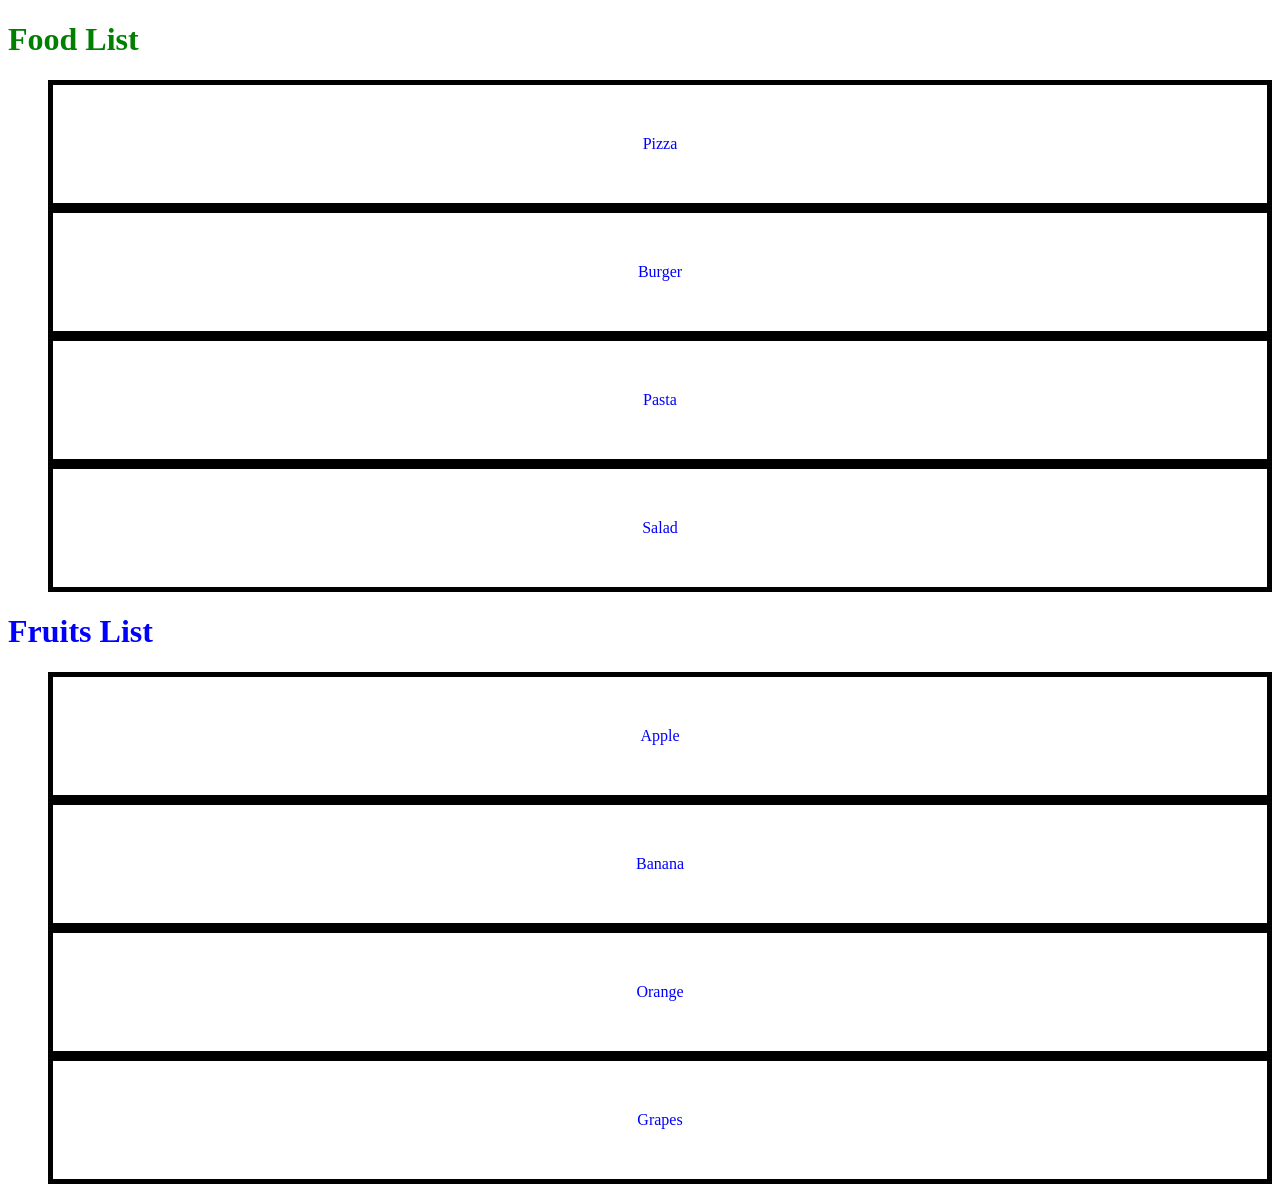
<file: Dom_manipulation/index.html>
<!DOCTYPE html>
<html lang="en">
<head>
    <meta charset="UTF-8">
    <meta name="viewport" content="width=device-width, initial-scale=1.0">
    <title>Document</title>
    <link rel="stylesheet" href="./style/styles.css">
    <style>
        h1{
            color: red;
        }
        #fooditem{
            color: green;
        }
        #fruititem{
            color: blue;
        }   
    </style>
</head>
<body>
    <h1 id="fooditem">Food List</h1>
    <ul id="fooditem">
        <li class="food">Pizza</li>
        <li>Burger</li>
        <li class="food">Pasta</li>
        <li>Salad</li>
    </ul>
    <h1 id="fruititem">Fruits List</h1>
    <ul >
        <li class="food">Apple</li>
        <li>Banana</li>
        <li>Orange</li>
        <li class="food">Grapes</li>
    </ul>
    <script>
        const foodList = document.getElementById("fooditem");
        console.log(foodList.innerText);
        const foods = document.getElementsByClassName("food");
        for(const food of foods){
            console.log(food.innerText);
        } 
        
    </script>


    <script src="./script/script.js"></script>
</body>
</html>
</file>
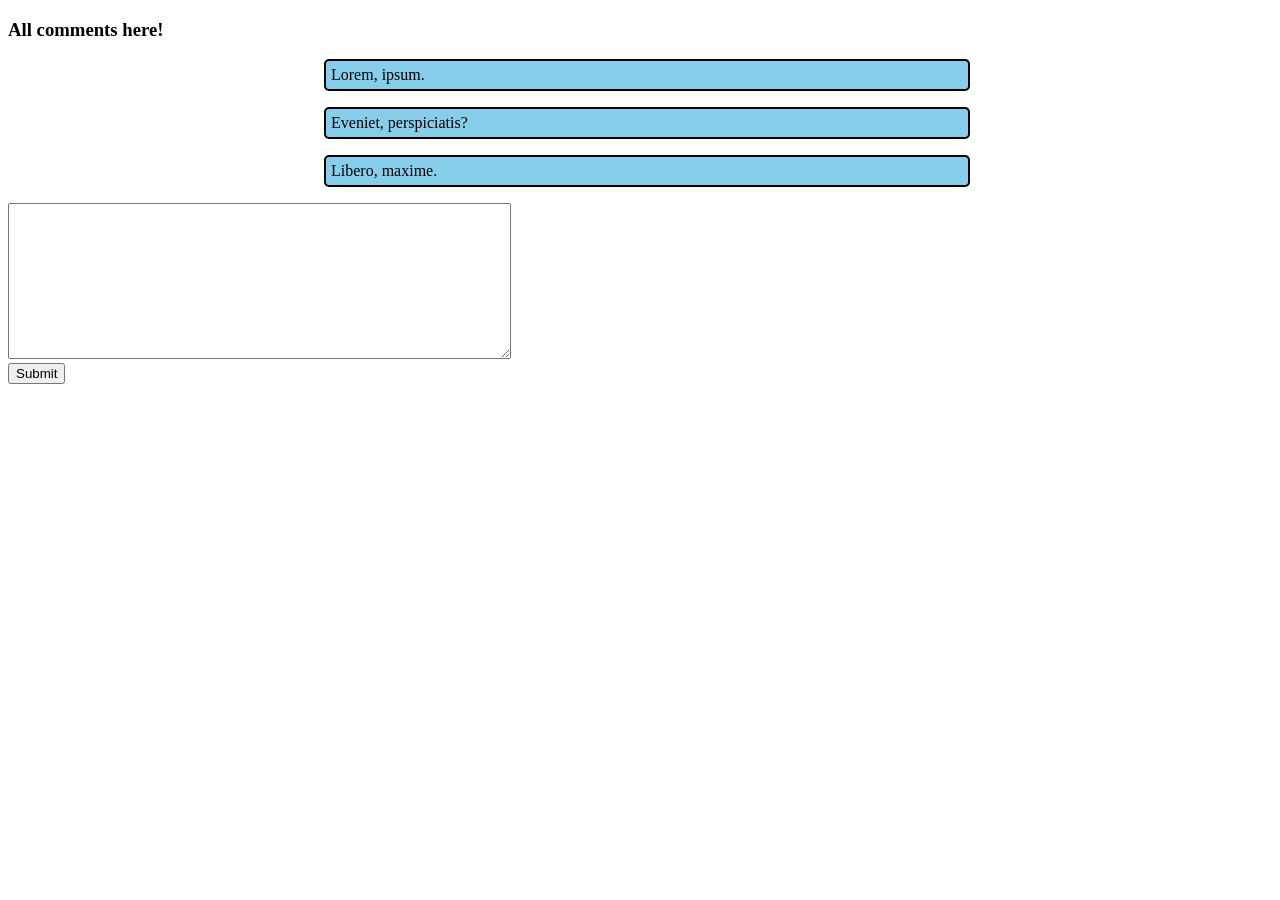
<file: DOM_events/comments.html>
<!DOCTYPE html>
<html lang="en">
<head>
    <meta charset="UTF-8">
    <meta name="viewport" content="width=device-width, initial-scale=1.0">
    <title>Document</title>
</head>
<style>
    .cmnt{
        padding: 5px;
        margin-left: 25%;
        border: 2px solid black;
        background: skyblue;
        border-radius: 5px;
        width: 50%;
       
    
    }
    form
    {
        justify-content: center;
    }
</style>
<body>
    <h3>All comments here!</h3>
    <div id="comment-box">
        <p class="cmnt">Lorem, ipsum.</p>
    <p class="cmnt">Eveniet, perspiciatis?</p>
    <p class="cmnt">Libero, maxime.</p>
    </div>
    
    
    <form>
        <textarea id="input-text" cols="60" rows="10"></textarea><br>
        <button id="submit">Submit</button>
    </form>
    <script>
        //step 1 : set an event handler 
        document.getElementById("submit").addEventListener("click",function(){

            //step 2 : get the comment written in text area
            const comment = document.getElementById("input-text");
            const newComment = comment.value;
            console.log(newComment);

            //step 3 : get the parentNode where to publish

            const newCommentBox = document.getElementById("comment-box");
           // console.log("added")

           const commentElement = document.createElement('p');
           commentElement.classList.add('cmnt')
           commentElement.innerText = newComment

           newCommentBox.appendChild(commentElement)


            
        })
    </script>
</body>
</html>
</file>
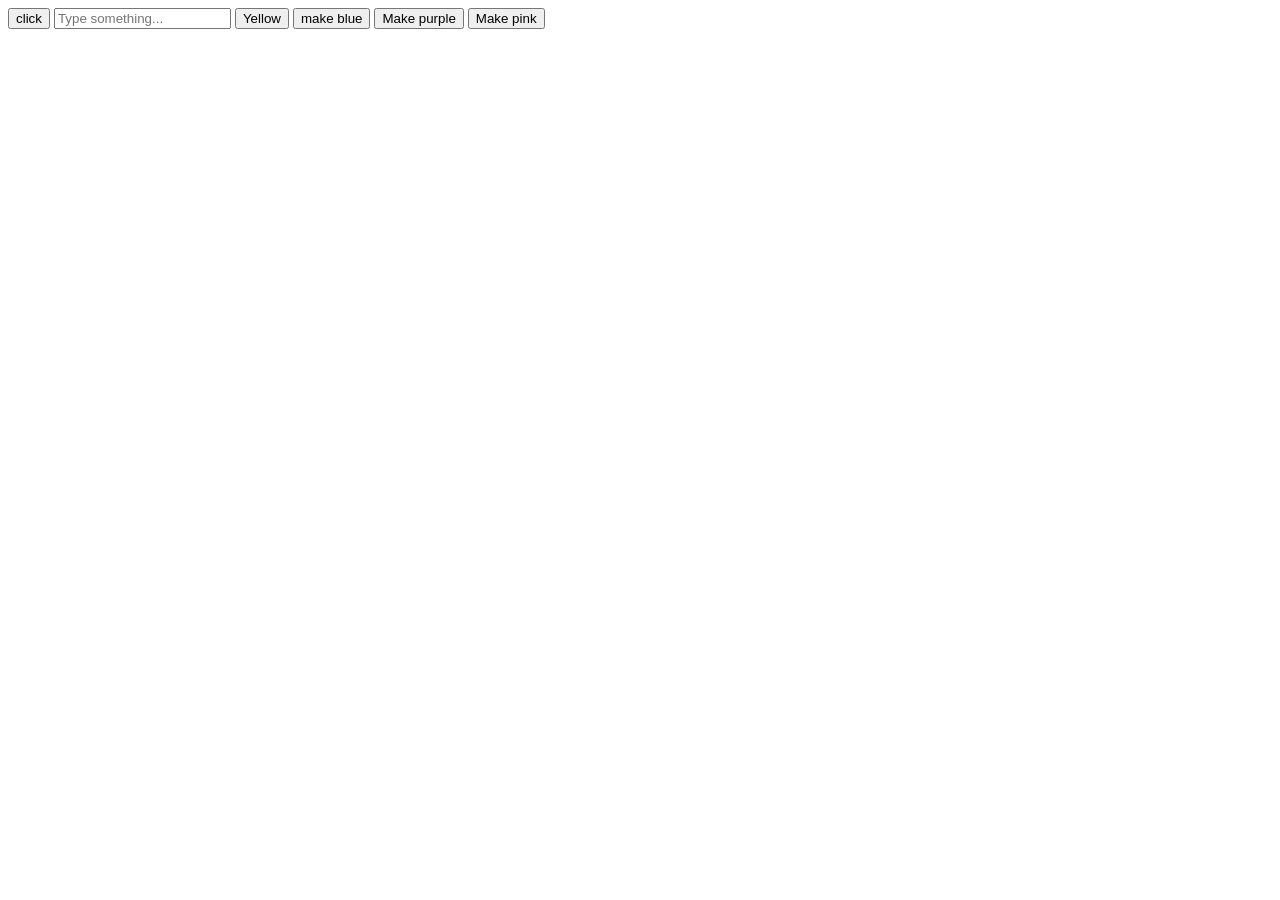
<file: DOM_events/events.html>
<!DOCTYPE html>
<html lang="en">
<head>
    <meta charset="UTF-8">
    <meta name="viewport" content="width=device-width, initial-scale=1.0">
    <title>Document</title>
</head>
<body>
    <button onclick="console.log('Button clicked!')">click</button>
    <input type="text" id="input-field" placeholder="Type something...">

    <button onclick="makeYellow()">Yellow </button>

    <!-- Option 2 -->
     <button id="btn-make-blue">make blue</button>
     <!-- Button 3 -->

     <button id="btn-make-purple">Make purple</button>

     <!--button 4 -->
        <button id="btn-make-pink">Make pink</button>   

    <script>
        function makeYellow(){
            document.body.style.backgroundColor = 'yellow';
        }
        const bluebutton = document.getElementById('btn-make-blue');
        console.log(bluebutton);
        bluebutton.onclick = function(){
            document.body.style.backgroundColor = 'blue';
        }

        const purplebtn = document.getElementById('btn-make-purple');
            purplebtn.onclick = makepurple;

        function makepurple()
        {
            document.body.style.animationDirection = 'alternate';
            document.body.style.animationDuration = '2s';
            document.body.style.backgroundColor = 'purple';
        }

        document.getElementById("btn-make-pink").addEventListener('click',function pink()
        {
            document.body.style.backgroundColor = 'pink';
        })
    </script>
    <script src="ev.js"></script>   
</body>
</html>
</file>
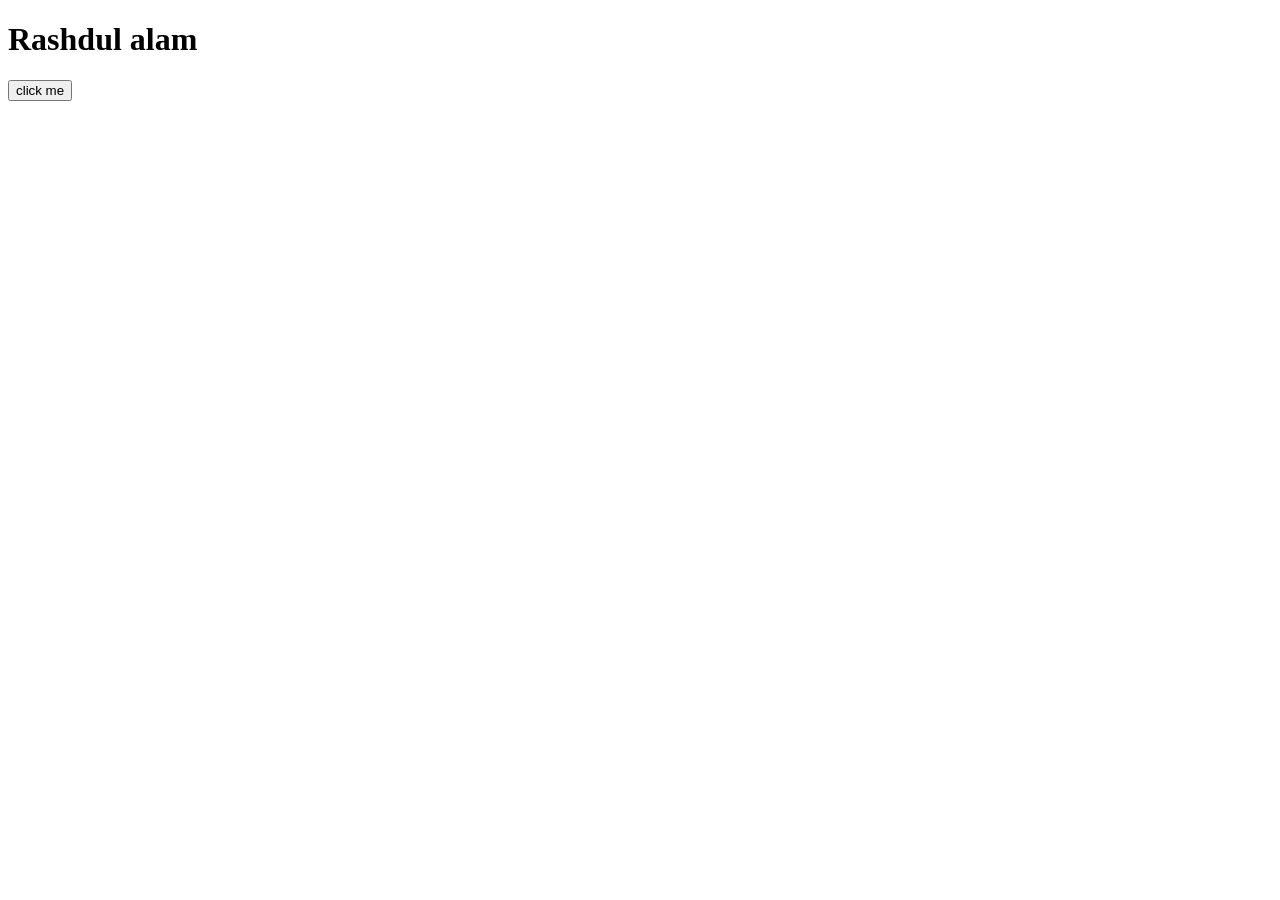
<file: DOM_events/events2.html>
<!DOCTYPE html>
<html lang="en">
<head>
    <meta charset="UTF-8">
    <meta name="viewport" content="width=device-width, initial-scale=1.0">
    <title>Document</title>
</head>
<body>
    <h1 id="title-text">Rashdul alam</h1>
    <button id="btn-click">click me </button>

    <script>
        document.getElementById("btn-click").addEventListener('click',function()
        {
            document.body.style.backgroundColor = 'red'
            const title = document.getElementById('title-text')
            title.innerText = "Hello world it is javascipt."
            console.log(title)
        })
    </script>
    <script src="ev.js"></script>
</body>
</html>
</file>
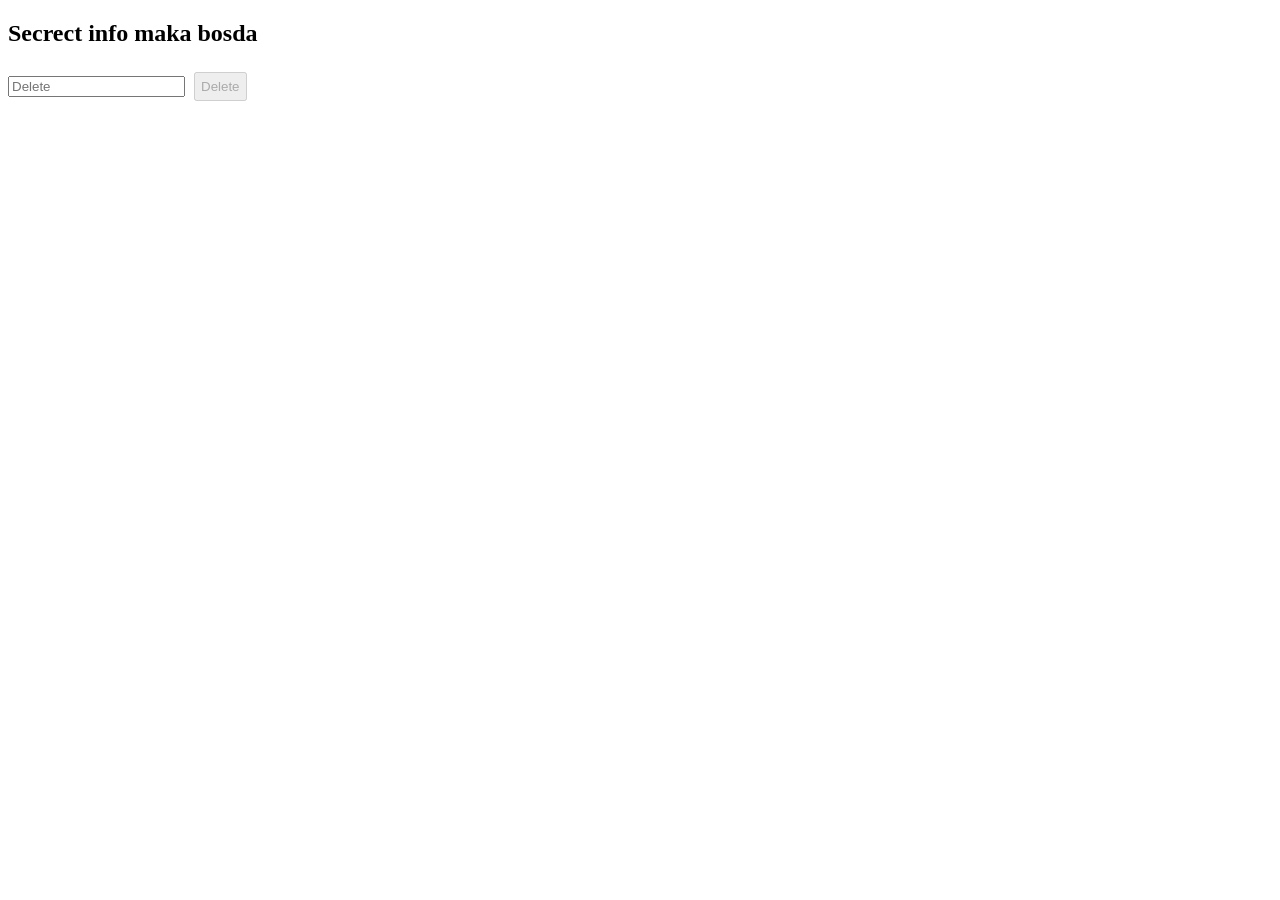
<file: DOM_events/practice.html>
<!DOCTYPE html>
<html lang="en">
<head>
    <meta charset="UTF-8">
    <meta name="viewport" content="width=device-width, initial-scale=1.0">
    <title>Document</title>
    <style>
        .box button{
            padding: 5px;
            margin: 5px;
        }
    </style>
</head>
<body>
    <section class="box">
     <!-- <button id="btn-mouse">Micky mouse </button><br>
    <button id="btn-mouse2">Micky mouse1 </button><br>
    <button id="">Micky mouse2 </button><br>
    <input type="text" id="btn-mouse3">
    <button id="">Micky mouse3 </button><br>
    <input type="text" placeholder="Email" id="btn-mouse4">
    <button id="btn-mouse5">Micky mouse4 </button><br> -->



    <h1 id="secret-info">Secrect info maka bosda</h1>
    <input type="text" placeholder="Delete" id="btn-mouse5" >
    <button id="btn-delete" disabled>Delete </button><br>

    </section>
    
    <script>
      /*  document.getElementById("btn-mouse").addEventListener("mouseenter", function(){
            console.log("Event triggerd!")
        })
        document.getElementById("btn-mouse2").addEventListener("mousemove", function(){
            console.log("Event triggerd2!")
        })
        document.getElementById("btn-mouse3").addEventListener("focus", function(){
            console.log("Useer about to write!")
        })
        document.getElementById("btn-mouse4").addEventListener("keyup", function(event){
            console.log("Useer about to write to email!",event.target.value)
        }) */

         document.getElementById("btn-mouse5").addEventListener("keyup", function(event){
            const text = event.target.value;
           const btnDlt =  document.getElementById("btn-delete")
            if(text === 'delete')
            {
                console.log("user type" , text)
                btnDlt.removeAttribute('disabled');
                const secret = document.getElementById("secret-info");
                secret.style.color = 'red'
                secret.innerText = "Deleted has been attemped";
            }
            else
            {
                btnDlt.setAttribute('disabled',true)
                const secret = document.getElementById("secret-info");
                secret.style.color = 'black'
                
            }
        })
        

    </script>
</body>
</html>
</file>
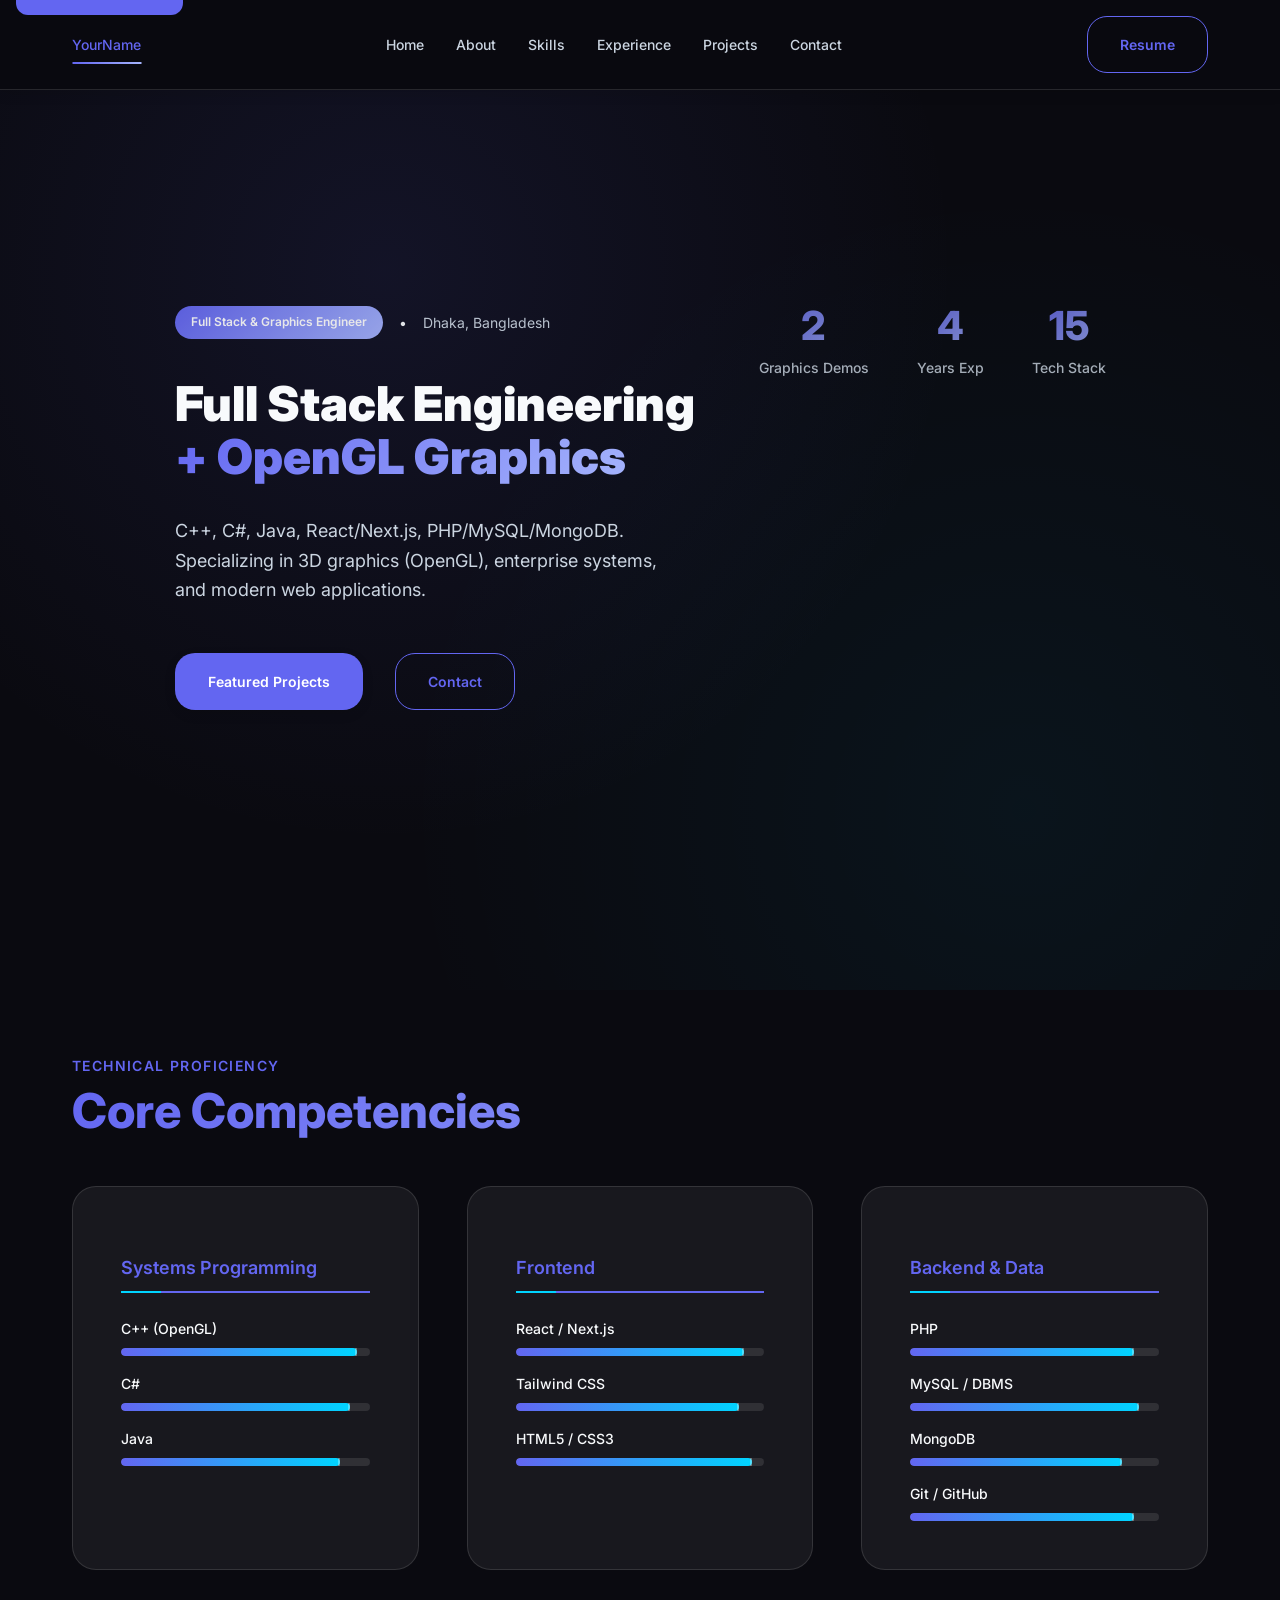
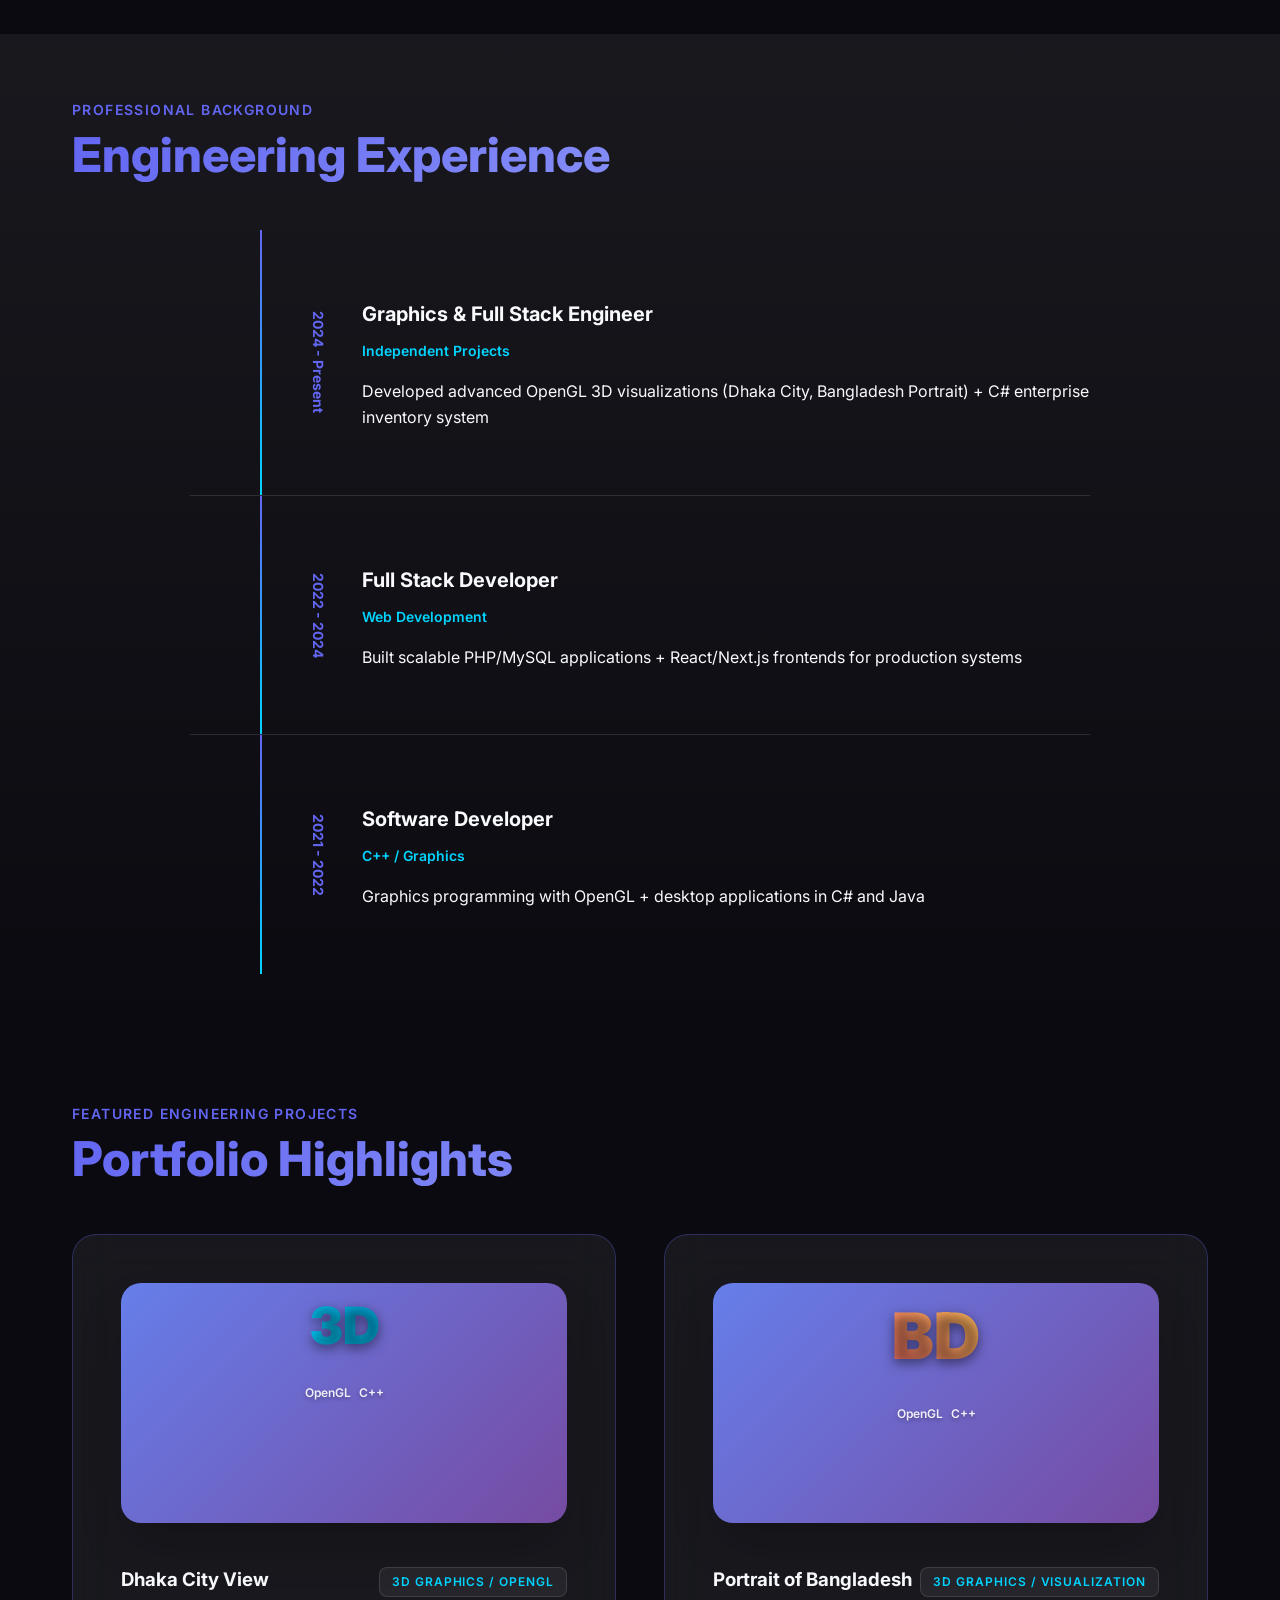
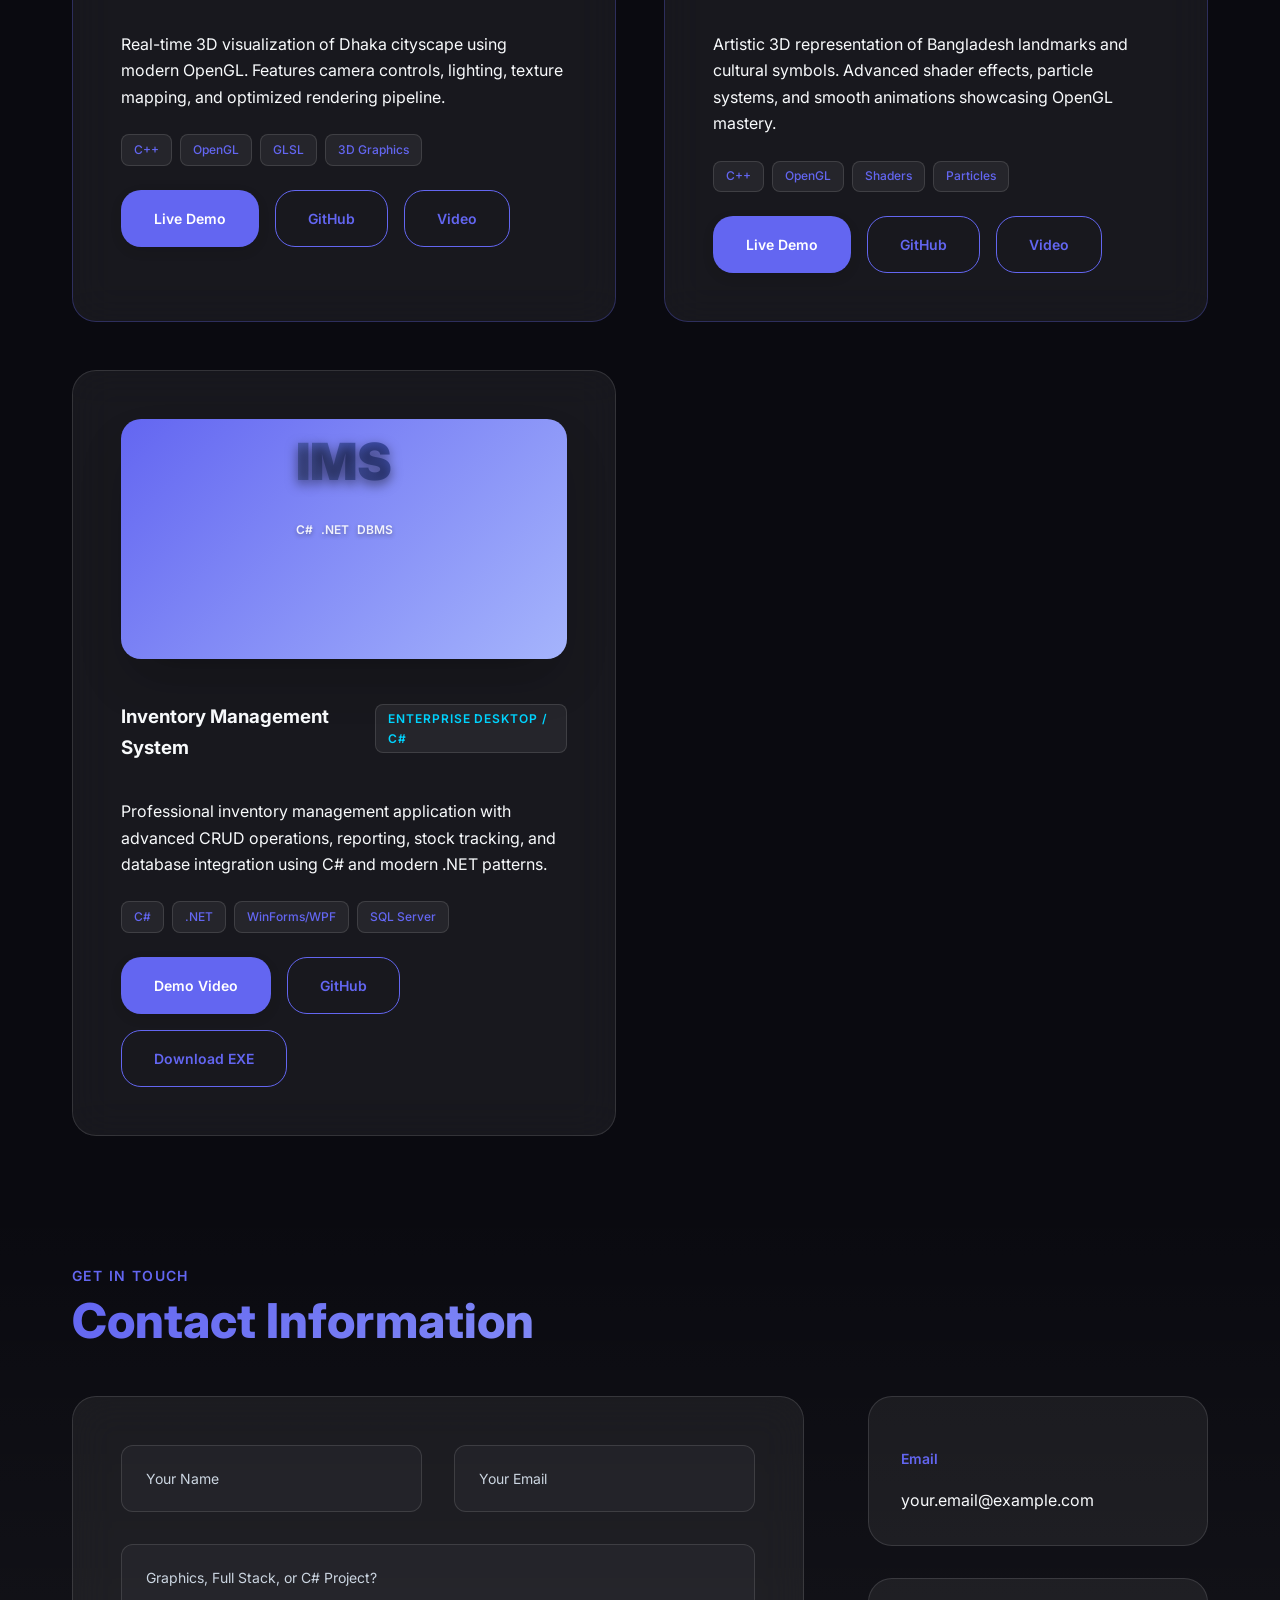
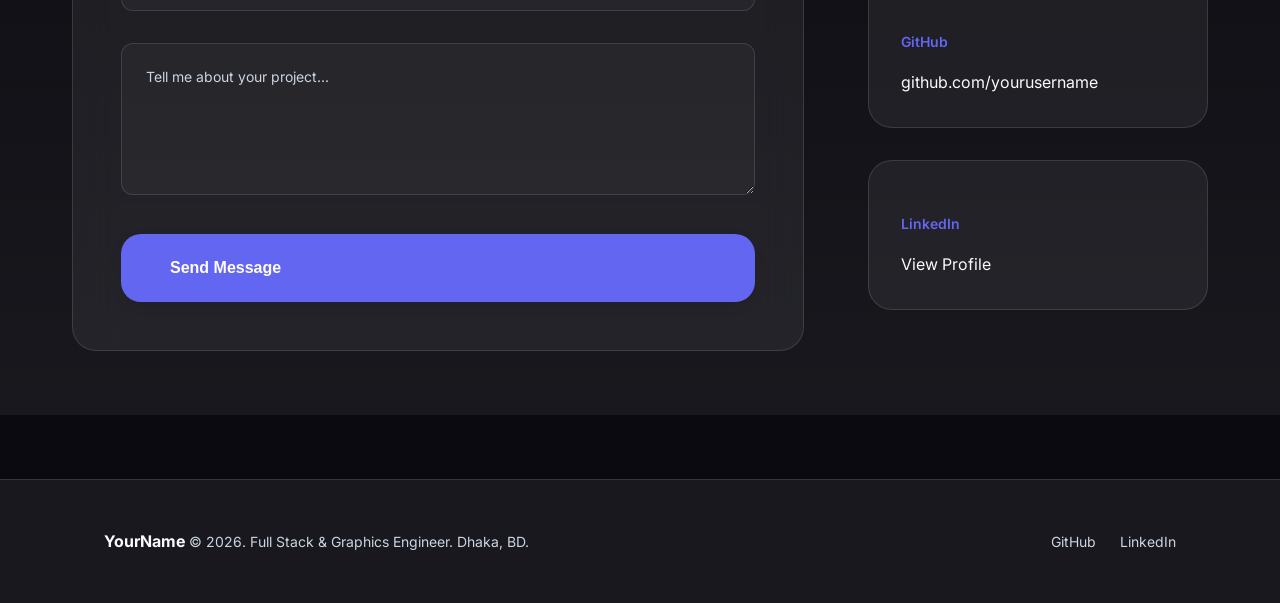
<file: Problem_solve/portfolio.html>
<!doctype html>
<html lang="en">
<head>
  <meta charset="utf-8">
  <meta name="viewport" content="width=device-width,initial-scale=1">
  <title>YourName — Full Stack & Graphics Engineer</title>
  <link rel="preconnect" href="https://fonts.googleapis.com">
  <link rel="preconnect" href="https://fonts.gstatic.com" crossorigin>
  <link href="https://fonts.googleapis.com/css2?family=Inter:wght@300;400;500;600;700;800;900&display=swap" rel="stylesheet">
  <link rel="stylesheet" href="style.css">
</head>
<body>
  <!-- Skip link for accessibility -->
  <a href="#main" class="skip-link">Skip to main content</a>

  <!-- Header -->
  <header class="header">
    <nav class="nav-container" aria-label="Primary navigation">
      <a href="#home" class="logo nav-link" aria-current="page">YourName</a>
      
      <ul class="nav-links" role="menubar">
        <li><a href="#home" class="nav-link">Home</a></li>
        <li><a href="#about" class="nav-link">About</a></li>
        <li><a href="#skills" class="nav-link">Skills</a></li>
        <li><a href="#experience" class="nav-link">Experience</a></li>
        <li><a href="#projects" class="nav-link">Projects</a></li>
        <li><a href="#contact" class="nav-link">Contact</a></li>
      </ul>
      
      <div class="header-actions">
        <a href="YourName-Resume.pdf" class="btn btn-outline" download>Resume</a>
      </div>
    </nav>
  </header>

  <main id="main">
    <!-- Hero - Updated for Graphics + Full Stack -->
    <section id="home" class="hero" role="banner">
      <div class="hero-grid">
        <div class="hero-content">
          <div class="hero-meta">
            <span class="meta-badge">Full Stack & Graphics Engineer</span>
            <span class="meta-dot">•</span>
            <span class="meta-location">Dhaka, Bangladesh</span>
          </div>
          
          <h1 class="hero-title">
            Full Stack Engineering<br>
            <span class="highlight">+ OpenGL Graphics</span>
          </h1>
          
          <p class="hero-subtitle">
            C++, C#, Java, React/Next.js, PHP/MySQL/MongoDB. 
            Specializing in 3D graphics (OpenGL), enterprise systems, and modern web applications.
          </p>
          
          <div class="hero-cta">
            <a href="#projects" class="btn btn-primary">Featured Projects</a>
            <a href="#contact" class="btn btn-secondary">Contact</a>
          </div>
        </div>
        
        <div class="hero-stats">
          <div class="stat-item">
            <div class="stat-number" data-count="3">0</div>
            <span class="stat-label">Graphics Demos</span>
          </div>
          <div class="stat-item">
            <div class="stat-number" data-count="5">0</div>
            <span class="stat-label">Years Exp</span>
          </div>
          <div class="stat-item">
            <div class="stat-number" data-count="15">0</div>
            <span class="stat-label">Tech Stack</span>
          </div>
        </div>
      </div>
    </section>

    <!-- Skills - YOUR EXACT SKILLSET -->
    <section id="about" class="section">
      <div class="container">
        <div class="section-header">
          <span class="section-kicker">Technical Proficiency</span>
          <h2 class="section-title">Core Competencies</h2>
        </div>
        
        <div class="skills-overview">
          <div class="skills-column">
            <h3 class="skills-group-title">Systems Programming</h3>
            <div class="skills-grid">
              <div class="skill proficiency-95">
                <span class="skill-name">C++ (OpenGL)</span>
                <div class="skill-bar">
                  <div class="skill-progress" style="--width: 95%"></div>
                </div>
              </div>
              <div class="skill proficiency-90">
                <span class="skill-name">C#</span>
                <div class="skill-bar">
                  <div class="skill-progress" style="--width: 92%"></div>
                </div>
              </div>
              <div class="skill proficiency-88">
                <span class="skill-name">Java</span>
                <div class="skill-bar">
                  <div class="skill-progress" style="--width: 88%"></div>
                </div>
              </div>
            </div>
          </div>
          
          <div class="skills-column">
            <h3 class="skills-group-title">Frontend</h3>
            <div class="skills-grid">
              <div class="skill proficiency-92">
                <span class="skill-name">React / Next.js</span>
                <div class="skill-bar">
                  <div class="skill-progress" style="--width: 92%"></div>
                </div>
              </div>
              <div class="skill proficiency-90">
                <span class="skill-name">Tailwind CSS</span>
                <div class="skill-bar">
                  <div class="skill-progress" style="--width: 90%"></div>
                </div>
              </div>
              <div class="skill proficiency-95">
                <span class="skill-name">HTML5 / CSS3</span>
                <div class="skill-bar">
                  <div class="skill-progress" style="--width: 95%"></div>
                </div>
              </div>
            </div>
          </div>
          
          <div class="skills-column">
            <h3 class="skills-group-title">Backend & Data</h3>
            <div class="skills-grid">
              <div class="skill proficiency-90">
                <span class="skill-name">PHP</span>
                <div class="skill-bar">
                  <div class="skill-progress" style="--width: 90%"></div>
                </div>
              </div>
              <div class="skill proficiency-92">
                <span class="skill-name">MySQL / DBMS</span>
                <div class="skill-bar">
                  <div class="skill-progress" style="--width: 92%"></div>
                </div>
              </div>
              <div class="skill proficiency-85">
                <span class="skill-name">MongoDB</span>
                <div class="skill-bar">
                  <div class="skill-progress" style="--width: 85%"></div>
                </div>
              </div>
              <div class="skill proficiency-90">
                <span class="skill-name">Git / GitHub</span>
                <div class="skill-bar">
                  <div class="skill-progress" style="--width: 90%"></div>
                </div>
              </div>
            </div>
          </div>
        </div>
      </div>
    </section>

    <!-- Experience -->
    <section id="experience" class="section experience-section">
      <div class="container">
        <div class="section-header">
          <span class="section-kicker">Professional Background</span>
          <h2 class="section-title">Engineering Experience</h2>
        </div>
        
        <div class="timeline">
          <div class="timeline-item">
            <div class="timeline-date">2024 - Present</div>
            <div class="timeline-content">
              <h3>Graphics & Full Stack Engineer</h3>
              <div class="timeline-role">Independent Projects</div>
              <p>Developed advanced OpenGL 3D visualizations (Dhaka City, Bangladesh Portrait) + C# enterprise inventory system</p>
            </div>
          </div>
          
          <div class="timeline-item">
            <div class="timeline-date">2022 - 2024</div>
            <div class="timeline-content">
              <h3>Full Stack Developer</h3>
              <div class="timeline-role">Web Development</div>
              <p>Built scalable PHP/MySQL applications + React/Next.js frontends for production systems</p>
            </div>
          </div>
          
          <div class="timeline-item">
            <div class="timeline-date">2021 - 2022</div>
            <div class="timeline-content">
              <h3>Software Developer</h3>
              <div class="timeline-role">C++ / Graphics</div>
              <p>Graphics programming with OpenGL + desktop applications in C# and Java</p>
            </div>
          </div>
        </div>
      </div>
    </section>

    <!-- YOUR PROJECTS - Featured Section -->
    <section id="projects" class="section">
      <div class="container">
        <div class="section-header">
          <span class="section-kicker">Featured Engineering Projects</span>
          <h2 class="section-title">Portfolio Highlights</h2>
        </div>
        
        <div class="projects-grid">
          <!-- DHAKA CITY VIEW WITH OPENGL -->
          <article class="project-card graphics-project">
            <div class="project-image-placeholder opengl">
              <div class="project-visual">
                <div class="opengl-mock">3D</div>
                <div class="tech-stack-visual">
                  <span>OpenGL</span><span>C++</span>
                </div>
              </div>
            </div>
            <div class="project-content">
              <div class="project-header">
                <h3>Dhaka City View</h3>
                <span class="project-type">3D Graphics / OpenGL</span>
              </div>
              <p>Real-time 3D visualization of Dhaka cityscape using modern OpenGL. Features camera controls, lighting, 
                texture mapping, and optimized rendering pipeline.</p>
              <div class="project-tech">
                <span>C++</span><span>OpenGL</span><span>GLSL</span><span>3D Graphics</span>
              </div>
              <div class="project-links">
                <a href="#" class="btn btn-primary" target="_blank" rel="noopener">Live Demo</a>
                <a href="#" class="btn btn-outline" target="_blank" rel="noopener">GitHub</a>
                <a href="#" class="btn btn-outline" target="_blank" rel="noopener">Video</a>
              </div>
            </div>
          </article>

          <!-- PORTRAIT OF BD WITH OPENGL -->
          <article class="project-card graphics-project">
            <div class="project-image-placeholder portrait">
              <div class="project-visual">
                <div class="opengl-mock portrait-mock">BD</div>
                <div class="tech-stack-visual">
                  <span>OpenGL</span><span>C++</span>
                </div>
              </div>
            </div>
            <div class="project-content">
              <div class="project-header">
                <h3>Portrait of Bangladesh</h3>
                <span class="project-type">3D Graphics / Visualization</span>
              </div>
              <p>Artistic 3D representation of Bangladesh landmarks and cultural symbols. Advanced shader effects, 
                particle systems, and smooth animations showcasing OpenGL mastery.</p>
              <div class="project-tech">
                <span>C++</span><span>OpenGL</span><span>Shaders</span><span>Particles</span>
              </div>
              <div class="project-links">
                <a href="#" class="btn btn-primary" target="_blank" rel="noopener">Live Demo</a>
                <a href="#" class="btn btn-outline" target="_blank" rel="noopener">GitHub</a>
                <a href="#" class="btn btn-outline" target="_blank" rel="noopener">Video</a>
              </div>
            </div>
          </article>

          <!-- INVENTORY MANAGEMENT SYSTEM C# -->
          <article class="project-card">
            <div class="project-image-placeholder csharp">
              <div class="project-visual">
                <div class="csharp-mock">IMS</div>
                <div class="tech-stack-visual">
                  <span>C#</span><span>.NET</span><span>DBMS</span>
                </div>
              </div>
            </div>
            <div class="project-content">
              <div class="project-header">
                <h3>Inventory Management System</h3>
                <span class="project-type">Enterprise Desktop / C#</span>
              </div>
              <p>Professional inventory management application with advanced CRUD operations, reporting, 
                stock tracking, and database integration using C# and modern .NET patterns.</p>
              <div class="project-tech">
                <span>C#</span><span>.NET</span><span>WinForms/WPF</span><span>SQL Server</span>
              </div>
              <div class="project-links">
                <a href="#" class="btn btn-primary" target="_blank" rel="noopener">Demo Video</a>
                <a href="#" class="btn btn-outline" target="_blank" rel="noopener">GitHub</a>
                <a href="#" class="btn btn-outline" download>Download EXE</a>
              </div>
            </div>
          </article>
        </div>
      </div>
    </section>

    <!-- Contact -->
    <section id="contact" class="section contact-section">
      <div class="container">
        <div class="section-header">
          <span class="section-kicker">Get In Touch</span>
          <h2 class="section-title">Contact Information</h2>
        </div>
        
        <div class="contact-wrapper">
          <div class="contact-form-wrapper">
            <form class="contact-form" novalidate>
              <div class="form-row">
                <div class="form-group">
                  <input type="text" name="name" placeholder="Your Name" required>
                </div>
                <div class="form-group">
                  <input type="email" name="email" placeholder="Your Email" required>
                </div>
              </div>
              <div class="form-group">
                <input type="text" name="subject" placeholder="Graphics, Full Stack, or C# Project?">
              </div>
              <div class="form-group">
                <textarea name="message" rows="6" placeholder="Tell me about your project..."></textarea>
              </div>
              <button type="submit" class="btn btn-primary btn-large">Send Message</button>
            </form>
          </div>
          
          <div class="contact-info">
            <div class="contact-item">
              <h4>Email</h4>
              <a href="mailto:your.email@example.com">your.email@example.com</a>
            </div>
            <div class="contact-item">
              <h4>GitHub</h4>
              <a href="https://github.com/yourusername" target="_blank" rel="noopener">github.com/yourusername</a>
            </div>
            <div class="contact-item">
              <h4>LinkedIn</h4>
              <a href="https://linkedin.com/in/yourprofile" target="_blank" rel="noopener">View Profile</a>
            </div>
          </div>
        </div>
      </div>
    </section>
  </main>

  <!-- Footer -->
  <footer class="footer">
    <div class="container">
      <div class="footer-content">
        <div class="footer-primary">
          <strong>YourName</strong>
          <span>© 2026. Full Stack & Graphics Engineer. Dhaka, BD.</span>
        </div>
        <div class="footer-secondary">
          <a href="#" target="_blank" rel="noopener">GitHub</a>
          <a href="#" target="_blank" rel="noopener">LinkedIn</a>
        </div>
      </div>
    </div>
  </footer>

  <script>
    document.addEventListener('DOMContentLoaded', function() {
      // Smooth scrolling
      document.querySelectorAll('a[href^="#"]').forEach(anchor => {
        anchor.addEventListener('click', function (e) {
          e.preventDefault();
          document.querySelector(this.getAttribute('href')).scrollIntoView({
            behavior: 'smooth', block: 'start'
          });
        });
      });

      // Active navigation
      window.addEventListener('scroll', () => {
        let current = '';
        document.querySelectorAll('section[id]').forEach(section => {
          const rect = section.getBoundingClientRect();
          if (rect.top <= 100) current = section.id;
        });
        document.querySelectorAll('.nav-link').forEach(link => {
          link.classList.toggle('active', link.getAttribute('href') === `#${current}`);
        });
      });

      // Stats counter
      const observer = new IntersectionObserver((entries) => {
        entries.forEach(entry => {
          if (entry.isIntersecting) {
            document.querySelectorAll('[data-count]').forEach(stat => {
              const target = parseInt(stat.dataset.count);
              let count = 0;
              const increment = target / 100;
              const timer = setInterval(() => {
                count += increment;
                if (count >= target) {
                  stat.textContent = target;
                  clearInterval(timer);
                } else {
                  stat.textContent = Math.floor(count);
                }
              }, 20);
            });
            observer.unobserve(entry.target);
          }
        });
      });
      document.querySelector('.hero-stats') && observer.observe(document.querySelector('.hero-stats'));

      // Form handling
      document.querySelector('.contact-form')?.addEventListener('submit', function(e) {
        e.preventDefault();
        alert('Thank you! I\'ll respond within 24 hours.');
        this.reset();
      });
    });
  </script>
</body>
</html>
</file>
<file: Dom_manipulation/style/styles.css>
li{
    color: blue;
    list-style: none;
    text-align: center;
    padding: 50px;
    border: 5px solid black ;
}
</file>
<file: Problem_solve/style.css>
/* ==========================================================================
   ENTERPRISE CSS ARCHITECTURE - FULL STACK & GRAPHICS ENGINEER
   ========================================================================== */

/* ==========================================================================
   1. CSS CUSTOM PROPERTIES - EXECUTIVE GRADE
   ========================================================================== */
:root {
  /* Core Colors */
  --color-bg: #0a0a10;
  --color-surface: rgba(255, 255, 255, 0.06);
  --color-border: rgba(255, 255, 255, 0.12);
  --color-primary: #6366f1;
  --color-primary-dark: #4f46e5;
  --color-accent: #00d4ff;
  --color-success: #10b981;
  --color-text: #f8fafc;
  --color-text-muted: #cbd5e1;
  
  /* Typography Scale */
  --font-family: 'Inter', -apple-system, sans-serif;
  --font-size-xs: 0.75rem;
  --font-size-sm: 0.875rem;
  --font-size-base: 1rem;
  --font-size-lg: 1.125rem;
  --font-size-xl: 1.25rem;
  --font-size-2xl: 1.5rem;
  --font-size-3xl: 2rem;
  --font-size-4xl: 2.5rem;
  --font-size-5xl: 3rem;
  
  /* Spacing System */
  --space-xs: 0.5rem;
  --space-sm: 1rem;
  --space-md: 1.5rem;
  --space-lg: 2rem;
  --space-xl: 3rem;
  --space-2xl: 4rem;
  
  /* Border Radius */
  --radius-sm: 8px;
  --radius-md: 12px;
  --radius-lg: 20px;
  --radius-xl: 24px;
  --radius-pill: 50px;
  
  /* Shadows */
  --shadow-sm: 0 4px 12px rgba(0, 0, 0, 0.1);
  --shadow-md: 0 25px 50px -12px rgba(0, 0, 0, 0.25);
  --shadow-lg: 0 35px 60px -12px rgba(99, 102, 241, 0.3);
}

/* ==========================================================================
   2. RESET & BASE STYLES
   ========================================================================== */
*, *::before, *::after {
  box-sizing: border-box;
}

html {
  scroll-behavior: smooth;
  scroll-padding-top: 4rem;
  scroll-snap-type: y mandatory;
}

body {
  margin: 0;
  padding: 0;
  font-family: var(--font-family);
  background: var(--color-bg);
  color: var(--color-text);
  line-height: 1.65;
  -webkit-font-smoothing: antialiased;
  -moz-osx-font-smoothing: grayscale;
  overflow-x: hidden;
}

/* Accessibility Skip Link */
.skip-link {
  position: absolute;
  top: -40px;
  left: 1rem;
  background: var(--color-primary);
  color: white;
  padding: var(--space-sm);
  border-radius: var(--radius-md);
  z-index: 10000;
  text-decoration: none;
  font-size: var(--font-size-sm);
  transition: top 0.3s ease;
}

.skip-link:focus {
  top: 1rem;
}

/* ==========================================================================
   3. CONTAINER SYSTEM
   ========================================================================== */
.container {
  max-width: 1200px;
  margin: 0 auto;
  padding: 0 var(--space-lg);
  width: 100%;
}

/* ==========================================================================
   4. TYPOGRAPHY SYSTEM - PROFESSIONAL HIERARCHY
   ========================================================================== */
.section-kicker {
  display: block;
  font-size: var(--font-size-sm);
  font-weight: 600;
  color: var(--color-primary);
  letter-spacing: 0.1em;
  text-transform: uppercase;
  margin-bottom: var(--space-xs);
}

.section-title {
  font-size: clamp(var(--font-size-3xl), 5vw, var(--font-size-5xl));
  font-weight: 800;
  line-height: 1.1;
  margin: 0 0 var(--space-xl) 0;
  background: linear-gradient(135deg, var(--color-primary), #a5b4fc);
  -webkit-background-clip: text;
  -webkit-text-fill-color: transparent;
  background-clip: text;
}

.hero-title {
  font-size: clamp(var(--font-size-4xl), 8vw, var(--font-size-5xl));
  font-weight: 900;
  line-height: 1.1;
  margin-bottom: var(--space-lg);
}

.highlight {
  background: linear-gradient(135deg, var(--color-primary), #a5b4fc);
  -webkit-background-clip: text;
  -webkit-text-fill-color: transparent;
}

/* ==========================================================================
   5. HEADER - EXECUTIVE STICKY NAVIGATION
   ========================================================================== */
.header {
  position: sticky;
  top: 0;
  z-index: 100;
  backdrop-filter: blur(20px);
  background: rgba(10, 10, 16, 0.95);
  border-bottom: 1px solid var(--color-border);
  box-shadow: var(--shadow-sm);
}

.nav-container {
  max-width: 1200px;
  margin: 0 auto;
  padding: var(--space-sm) var(--space-lg);
  display: flex;
  align-items: center;
  justify-content: space-between;
  gap: var(--space-md);
}

.logo {
  font-size: 1.5rem;
  font-weight: 800;
  color: var(--color-text);
  text-decoration: none;
  transition: color 0.2s ease;
}

.logo:hover {
  color: var(--color-primary);
}

.nav-links {
  display: flex;
  list-style: none;
  gap: var(--space-lg);
  margin: 0;
  padding: 0;
}

.nav-link {
  color: var(--color-text-muted);
  text-decoration: none;
  font-weight: 500;
  font-size: var(--font-size-sm);
  padding: var(--space-xs) 0;
  position: relative;
  transition: color 0.2s ease;
}

.nav-link:hover,
.nav-link[aria-current="page"] {
  color: var(--color-primary);
}

.nav-link::after {
  content: '';
  position: absolute;
  bottom: 0;
  left: 50%;
  width: 0;
  height: 2px;
  background: linear-gradient(90deg, var(--color-primary), #a5b4fc);
  transition: all 0.3s cubic-bezier(0.4, 0, 0.2, 1);
  transform: translateX(-50%);
}

.nav-link:hover::after,
.nav-link[aria-current="page"]::after {
  width: 100%;
}

.header-actions {
  display: flex;
  align-items: center;
  gap: var(--space-md);
}

/* ==========================================================================
   6. BUTTON SYSTEM - ENTERPRISE GRADE
   ========================================================================== */
.btn {
  display: inline-flex;
  align-items: center;
  gap: var(--space-xs);
  padding: var(--space-sm) var(--space-lg);
  font-weight: 600;
  font-size: var(--font-size-sm);
  text-decoration: none;
  border-radius: var(--radius-lg);
  transition: all 0.2s cubic-bezier(0.4, 0, 0.2, 1);
  border: 1px solid transparent;
  cursor: pointer;
  position: relative;
  overflow: hidden;
}

.btn::before {
  content: '';
  position: absolute;
  top: 0;
  left: -100%;
  width: 100%;
  height: 100%;
  background: linear-gradient(90deg, transparent, rgba(255,255,255,0.2), transparent);
  transition: left 0.5s;
}

.btn:hover::before {
  left: 100%;
}

.btn-primary {
  background: var(--color-primary);
  color: white;
  box-shadow: var(--shadow-sm);
}

.btn-primary:hover {
  background: var(--color-primary-dark);
  transform: translateY(-2px);
  box-shadow: var(--shadow-lg);
}

.btn-secondary {
  background: transparent;
  color: var(--color-primary);
  border-color: var(--color-primary);
}

.btn-secondary:hover {
  background: var(--color-primary);
  color: white;
  transform: translateY(-2px);
}

.btn-outline {
  background: transparent;
  color: var(--color-primary);
  border-color: var(--color-primary);
}

.btn-outline:hover {
  background: var(--color-primary);
  color: white;
}

.btn-large {
  padding: var(--space-md) var(--space-xl);
  font-size: var(--font-size-base);
}

/* ==========================================================================
   7. GLASSMORPHISM & CARDS - PROFESSIONAL QUALITY
   ========================================================================== */
.glass-card,
.project-card {
  background: var(--color-surface);
  backdrop-filter: blur(20px);
  border: 1px solid var(--color-border);
  border-radius: var(--radius-xl);
  padding: var(--space-xl);
  transition: all 0.3s cubic-bezier(0.4, 0, 0.2, 1);
  position: relative;
  overflow: hidden;
}

.glass-card::before,
.project-card::before {
  content: '';
  position: absolute;
  top: 0;
  left: 0;
  right: 0;
  height: 1px;
  background: linear-gradient(90deg, transparent, var(--color-primary), transparent);
  opacity: 0;
  transition: opacity 0.3s ease;
}

.glass-card:hover,
.project-card:hover {
  transform: translateY(-6px);
  box-shadow: var(--shadow-lg);
}

.glass-card:hover::before,
.project-card:hover::before {
  opacity: 1;
}

/* ==========================================================================
   8. HERO SECTION - EXECUTIVE PRESENCE
   ========================================================================== */
.hero {
  min-height: 100vh;
  display: flex;
  align-items: center;
  padding: var(--space-2xl) var(--space-lg);
  position: relative;
}

.hero::before {
  content: '';
  position: absolute;
  top: 0;
  left: 0;
  right: 0;
  bottom: 0;
  background: radial-gradient(circle at 30% 20%, rgba(99, 102, 241, 0.1) 0%, transparent 50%),
              radial-gradient(circle at 80% 80%, rgba(0, 212, 255, 0.05) 0%, transparent 50%);
  pointer-events: none;
  z-index: 1;
}

.hero-grid {
  display: grid;
  grid-template-columns: 1fr auto;
  gap: var(--space-2xl);
  align-items: start;
  max-width: 1200px;
  margin: 0 auto;
  position: relative;
  z-index: 2;
}

.hero-meta {
  display: flex;
  align-items: center;
  gap: var(--space-sm);
  margin-bottom: var(--space-lg);
  font-size: var(--font-size-sm);
  opacity: 0.9;
}

.meta-badge {
  background: linear-gradient(135deg, var(--color-primary), #a5b4fc);
  color: white;
  padding: 0.4rem 1rem;
  border-radius: var(--radius-pill);
  font-size: var(--font-size-xs);
  font-weight: 600;
}

.meta-location {
  color: var(--color-text-muted);
}

.hero-subtitle {
  font-size: var(--font-size-lg);
  color: var(--color-text-muted);
  margin-bottom: var(--space-xl);
  max-width: 500px;
  font-weight: 400;
}

.hero-cta {
  display: flex;
  gap: var(--space-lg);
  flex-wrap: wrap;
  margin-bottom: var(--space-2xl);
}

.hero-stats {
  display: flex;
  gap: var(--space-xl);
  opacity: 0.8;
}

.stat-item {
  text-align: center;
}

.stat-number {
  display: block;
  font-size: 2.5rem;
  font-weight: 800;
  background: linear-gradient(135deg, var(--color-primary), #a5b4fc);
  -webkit-background-clip: text;
  -webkit-text-fill-color: transparent;
  line-height: 1;
  margin-bottom: var(--space-xs);
}

.stat-label {
  font-size: var(--font-size-sm);
  color: var(--color-text-muted);
  font-weight: 500;
}

/* ==========================================================================
   9. SKILLS SYSTEM - YOUR EXACT COMPETENCIES
   ========================================================================== */
.skills-overview {
  display: grid;
  grid-template-columns: repeat(auto-fit, minmax(340px, 1fr));
  gap: var(--space-xl);
}

.skills-column {
  background: var(--color-surface);
  border: 1px solid var(--color-border);
  border-radius: var(--radius-xl);
  padding: var(--space-xl);
  transition: all 0.3s ease;
}

.skills-column:hover {
  transform: translateY(-4px);
  box-shadow: var(--shadow-lg);
}

.skills-group-title {
  font-size: var(--font-size-lg);
  font-weight: 600;
  color: var(--color-primary);
  margin-bottom: var(--space-md);
  padding-bottom: var(--space-xs);
  border-bottom: 2px solid var(--color-primary);
  position: relative;
}

.skills-group-title::after {
  content: '';
  position: absolute;
  bottom: -2px;
  left: 0;
  width: 40px;
  height: 2px;
  background: var(--color-accent);
}

.skills-grid {
  display: flex;
  flex-direction: column;
  gap: var(--space-sm);
}

.skill {
  display: flex;
  flex-direction: column;
  gap: var(--space-xs);
}

.skill-name {
  font-size: var(--font-size-sm);
  font-weight: 500;
  color: var(--color-text);
}

.skill-bar {
  height: 8px;
  background: rgba(255, 255, 255, 0.1);
  border-radius: 4px;
  overflow: hidden;
  position: relative;
}

.skill-progress {
  height: 100%;
  background: linear-gradient(90deg, var(--color-primary), var(--color-accent));
  border-radius: 4px;
  width: var(--width, 0%);
  transition: width 2s cubic-bezier(0.4, 0, 0.2, 1);
  position: relative;
}

.skill-progress::after {
  content: '';
  position: absolute;
  top: 0;
  right: 0;
  bottom: 0;
  width: 2px;
  background: rgba(255, 255, 255, 0.3);
}

/* ==========================================================================
   10. EXPERIENCE TIMELINE - PROFESSIONAL JOURNEY
   ========================================================================== */
.experience-section {
  background: linear-gradient(180deg, var(--color-surface) 0%, transparent 100%);
}

.timeline {
  max-width: 900px;
  margin: 0 auto;
}

.timeline-item {
  display: grid;
  grid-template-columns: 140px 1fr;
  gap: var(--space-lg);
  padding: var(--space-xl) 0;
  border-bottom: 1px solid var(--color-border);
  position: relative;
}

.timeline-item::before {
  content: '';
  position: absolute;
  left: 70px;
  top: 0;
  bottom: 0;
  width: 2px;
  background: linear-gradient(to bottom, var(--color-primary), var(--color-accent));
}

.timeline-item:last-child {
  border-bottom: none;
}

.timeline-date {
  font-size: var(--font-size-sm);
  font-weight: 700;
  color: var(--color-primary);
  writing-mode: vertical-rl;
  text-orientation: mixed;
  text-align: center;
  padding: var(--space-sm) 0;
}

.timeline-content h3 {
  font-size: var(--font-size-xl);
  margin-bottom: var(--space-xs);
  color: var(--color-text);
}

.timeline-role {
  font-size: var(--font-size-sm);
  color: var(--color-accent);
  font-weight: 600;
  margin-bottom: var(--space-sm);
}

/* ==========================================================================
   11. PROJECTS GRID - YOUR OPENGL + C# SHOWCASE
   ========================================================================== */
.projects-grid {
  display: grid;
  grid-template-columns: repeat(auto-fit, minmax(400px, 1fr));
  gap: var(--space-xl);
}

.project-card {
  display: flex;
  flex-direction: column;
  height: 100%;
  transition: all 0.4s cubic-bezier(0.4, 0, 0.2, 1);
}

.project-image-placeholder {
  height: 240px;
  border-radius: var(--radius-lg);
  margin-bottom: var(--space-md);
  display: flex;
  align-items: center;
  justify-content: center;
  position: relative;
  overflow: hidden;
  background: linear-gradient(135deg, var(--color-primary), #a5b4fc);
  box-shadow: var(--shadow-md);
}

.project-image-placeholder::before {
  content: '';
  position: absolute;
  inset: 0;
  background: linear-gradient(45deg, 
    rgba(255,255,255,0.1) 0%, 
    rgba(255,255,255,0.05) 50%, 
    transparent 100%);
  transform: rotate(45deg) translate3d(0,0,-1px) scale(0);
  transition: transform 0.6s;
}

.project-card:hover .project-image-placeholder::before {
  transform: rotate(45deg) translate3d(0,0,-1px) scale(3);
}

.project-visual {
  display: flex;
  flex-direction: column;
  align-items: center;
  gap: var(--space-sm);
  height: 100%;
  z-index: 2;
  position: relative;
}

.opengl-mock, .portrait-mock, .csharp-mock {
  font-size: clamp(2rem, 4vw, 3.5rem);
  font-weight: 900;
  text-shadow: 0 4px 12px rgba(0,0,0,0.5);
}

/* OpenGL Project Styles */
.graphics-project .project-image-placeholder {
  background: linear-gradient(135deg, #667eea 0%, #764ba2 100%);
}

.graphics-project .project-image-placeholder::before {
  background: linear-gradient(45deg, rgba(102, 126, 234, 0.3), rgba(118, 75, 162, 0.2));
}

.opengl-mock {
  background: linear-gradient(45deg, var(--color-accent), #0099cc);
  -webkit-background-clip: text;
  -webkit-text-fill-color: transparent;
  background-clip: text;
  animation: glow 2s ease-in-out infinite alternate;
}

.portrait-mock {
  font-size: clamp(2.5rem, 5vw, 4rem);
  background: linear-gradient(45deg, #ff6b6b, #feca57);
  -webkit-background-clip: text;
  -webkit-text-fill-color: transparent;
  background-clip: text;
}

.csharp-mock {
  background: linear-gradient(45deg, #5c6bc0, #3949ab);
  -webkit-background-clip: text;
  -webkit-text-fill-color: transparent;
  background-clip: text;
}

@keyframes glow {
  from { 
    filter: drop-shadow(0 0 8px var(--color-accent));
    transform: scale(1);
  }
  to { 
    filter: drop-shadow(0 0 20px var(--color-accent));
    transform: scale(1.05);
  }
}

.graphics-project {
  border: 1px solid rgba(99, 102, 241, 0.3);
}

.graphics-project:hover {
  border-color: var(--color-primary);
  box-shadow: var(--shadow-lg);
}

.tech-stack-visual {
  display: flex;
  gap: var(--space-xs);
  font-size: var(--font-size-xs);
  font-weight: 600;
  color: rgba(255, 255, 255, 0.9);
  text-shadow: 0 2px 4px rgba(0,0,0,0.3);
  flex-wrap: wrap;
  justify-content: center;
}

.project-header {
  display: flex;
  justify-content: space-between;
  align-items: baseline;
  margin-bottom: var(--space-sm);
}

.project-type {
  font-size: var(--font-size-xs);
  color: var(--color-accent);
  font-weight: 600;
  text-transform: uppercase;
  letter-spacing: 0.08em;
  padding: 0.25rem 0.75rem;
  background: var(--color-surface);
  border-radius: var(--radius-sm);
  border: 1px solid var(--color-border);
}

.project-tech {
  display: flex;
  flex-wrap: wrap;
  gap: var(--space-xs);
  margin: var(--space-md) 0;
}

.project-tech span {
  background: var(--color-surface);
  color: var(--color-primary);
  padding: 0.3rem 0.75rem;
  border-radius: var(--radius-sm);
  font-size: var(--font-size-xs);
  font-weight: 500;
  border: 1px solid var(--color-border);
}

.project-links {
  display: flex;
  gap: var(--space-sm);
  flex-wrap: wrap;
  margin-top: auto;
}

/* ==========================================================================
   12. CONTACT FORM - PRODUCTION READY
   ========================================================================== */
.contact-section {
  background: linear-gradient(180deg, transparent 0%, var(--color-surface) 100%);
}

.contact-wrapper {
  display: grid;
  grid-template-columns: 1fr 340px;
  gap: var(--space-2xl);
}

.contact-form-wrapper {
  background: var(--color-surface);
  border: 1px solid var(--color-border);
  border-radius: var(--radius-xl);
  padding: var(--space-xl);
  backdrop-filter: blur(20px);
}

.contact-form {
  display: flex;
  flex-direction: column;
  gap: var(--space-lg);
}

.form-row {
  display: grid;
  grid-template-columns: 1fr 1fr;
  gap: var(--space-lg);
}

.form-group {
  position: relative;
}

.form-group input,
.form-group textarea {
  width: 100%;
  padding: var(--space-md);
  background: rgba(255, 255, 255, 0.03);
  border: 1px solid var(--color-border);
  border-radius: var(--radius-md);
  color: var(--color-text);
  font-family: inherit;
  font-size: var(--font-size-sm);
  transition: all 0.2s ease;
}

.form-group input::placeholder,
.form-group textarea::placeholder {
  color: var(--color-text-muted);
}

.form-group input:focus,
.form-group textarea:focus {
  outline: none;
  border-color: var(--color-primary);
  box-shadow: 0 0 0 3px rgba(99, 102, 241, 0.1);
  background: rgba(255, 255, 255, 0.05);
}

.contact-info {
  display: flex;
  flex-direction: column;
  gap: var(--space-lg);
}

.contact-item {
  background: var(--color-surface);
  border: 1px solid var(--color-border);
  border-radius: var(--radius-xl);
  padding: var(--space-lg);
  transition: all 0.3s ease;
}

.contact-item:hover {
  transform: translateY(-2px);
  box-shadow: var(--shadow-md);
}

.contact-item h4 {
  color: var(--color-primary);
  margin-bottom: var(--space-sm);
  font-size: var(--font-size-sm);
  font-weight: 600;
}

.contact-item a {
  color: var(--color-text);
  text-decoration: none;
  font-size: var(--font-size-base);
  display: block;
  transition: color 0.2s ease;
}

.contact-item a:hover {
  color: var(--color-accent);
}

/* ==========================================================================
   13. FOOTER - CLEAN & PROFESSIONAL
   ========================================================================== */
.footer {
  background: var(--color-surface);
  border-top: 1px solid var(--color-border);
  padding: var(--space-xl) 0;
  margin-top: var(--space-2xl);
}

.footer-content {
  display: flex;
  justify-content: space-between;
  align-items: center;
  max-width: 1200px;
  margin: 0 auto;
  padding: 0 var(--space-lg);
}

.footer-primary strong {
  color: var(--color-text);
  font-weight: 700;
}

.footer-primary span {
  color: var(--color-text-muted);
  font-size: var(--font-size-sm);
}

.footer-secondary {
  display: flex;
  gap: var(--space-md);
}

.footer-secondary a {
  color: var(--color-text-muted);
  text-decoration: none;
  font-size: var(--font-size-sm);
  transition: color 0.2s ease;
}

.footer-secondary a:hover {
  color: var(--color-primary);
}

/* ==========================================================================
   14. SECTIONS & SPACING
   ========================================================================== */
.section {
  padding: var(--space-2xl) 0;
}

.experience-section {
  padding: var(--space-2xl) 0 var(--space-2xl) 0;
}

/* ==========================================================================
   15. RESPONSIVE DESIGN SYSTEM - MOBILE FIRST
   ========================================================================== */
@media (max-width: 1024px) {
  .contact-wrapper {
    grid-template-columns: 1fr;
    gap: var(--space-xl);
  }
  
  .skills-overview {
    grid-template-columns: 1fr;
  }
}

@media (max-width: 768px) {
  .nav-links {
    display: none;
  }
  
  .hero-grid {
    grid-template-columns: 1fr;
    text-align: center;
    gap: var(--space-xl);
  }
  
  .hero-cta {
    justify-content: center;
  }
  
  .hero-stats {
    justify-content: center;
    gap: var(--space-lg);
  }
  
  .form-row {
    grid-template-columns: 1fr;
    gap: var(--space-md);
  }
  
  .timeline-item {
    grid-template-columns: 1fr;
    text-align: center;
  }
  
  .timeline-date {
    writing-mode: horizontal-tb;
    margin-bottom: var(--space-md);
    text-align: left;
  }
  
  .projects-grid {
    grid-template-columns: 1fr;
    gap: var(--space-lg);
  }
}

@media (max-width: 480px) {
  .container {
    padding: 0 var(--space-md);
  }
  
  .hero-stats {
    gap: var(--space-md);
  }
  
  .project-links {
    flex-direction: column;
  }
  
  .btn {
    justify-content: center;
  }
}

/* ==========================================================================
   16. PERFORMANCE & ANIMATIONS
   ========================================================================== */
@media (prefers-reduced-motion: reduce) {
  *,
  *::before,
  *::after {
    animation-duration: 0.01ms !important;
    animation-iteration-count: 1 !important;
    transition-duration: 0.01ms !important;
    scroll-behavior: auto !important;
  }
}

/* Smooth fade-in for scroll animations */
.fade-in {
  opacity: 0;
  transform: translateY(30px);
  transition: all 0.6s cubic-bezier(0.4, 0, 0.2, 1);
}

.fade-in.visible {
  opacity: 1;
  transform: translateY(0);
}

/* ==========================================================================
   END OF STYLESHEET
   ========================================================================== */
</file>
